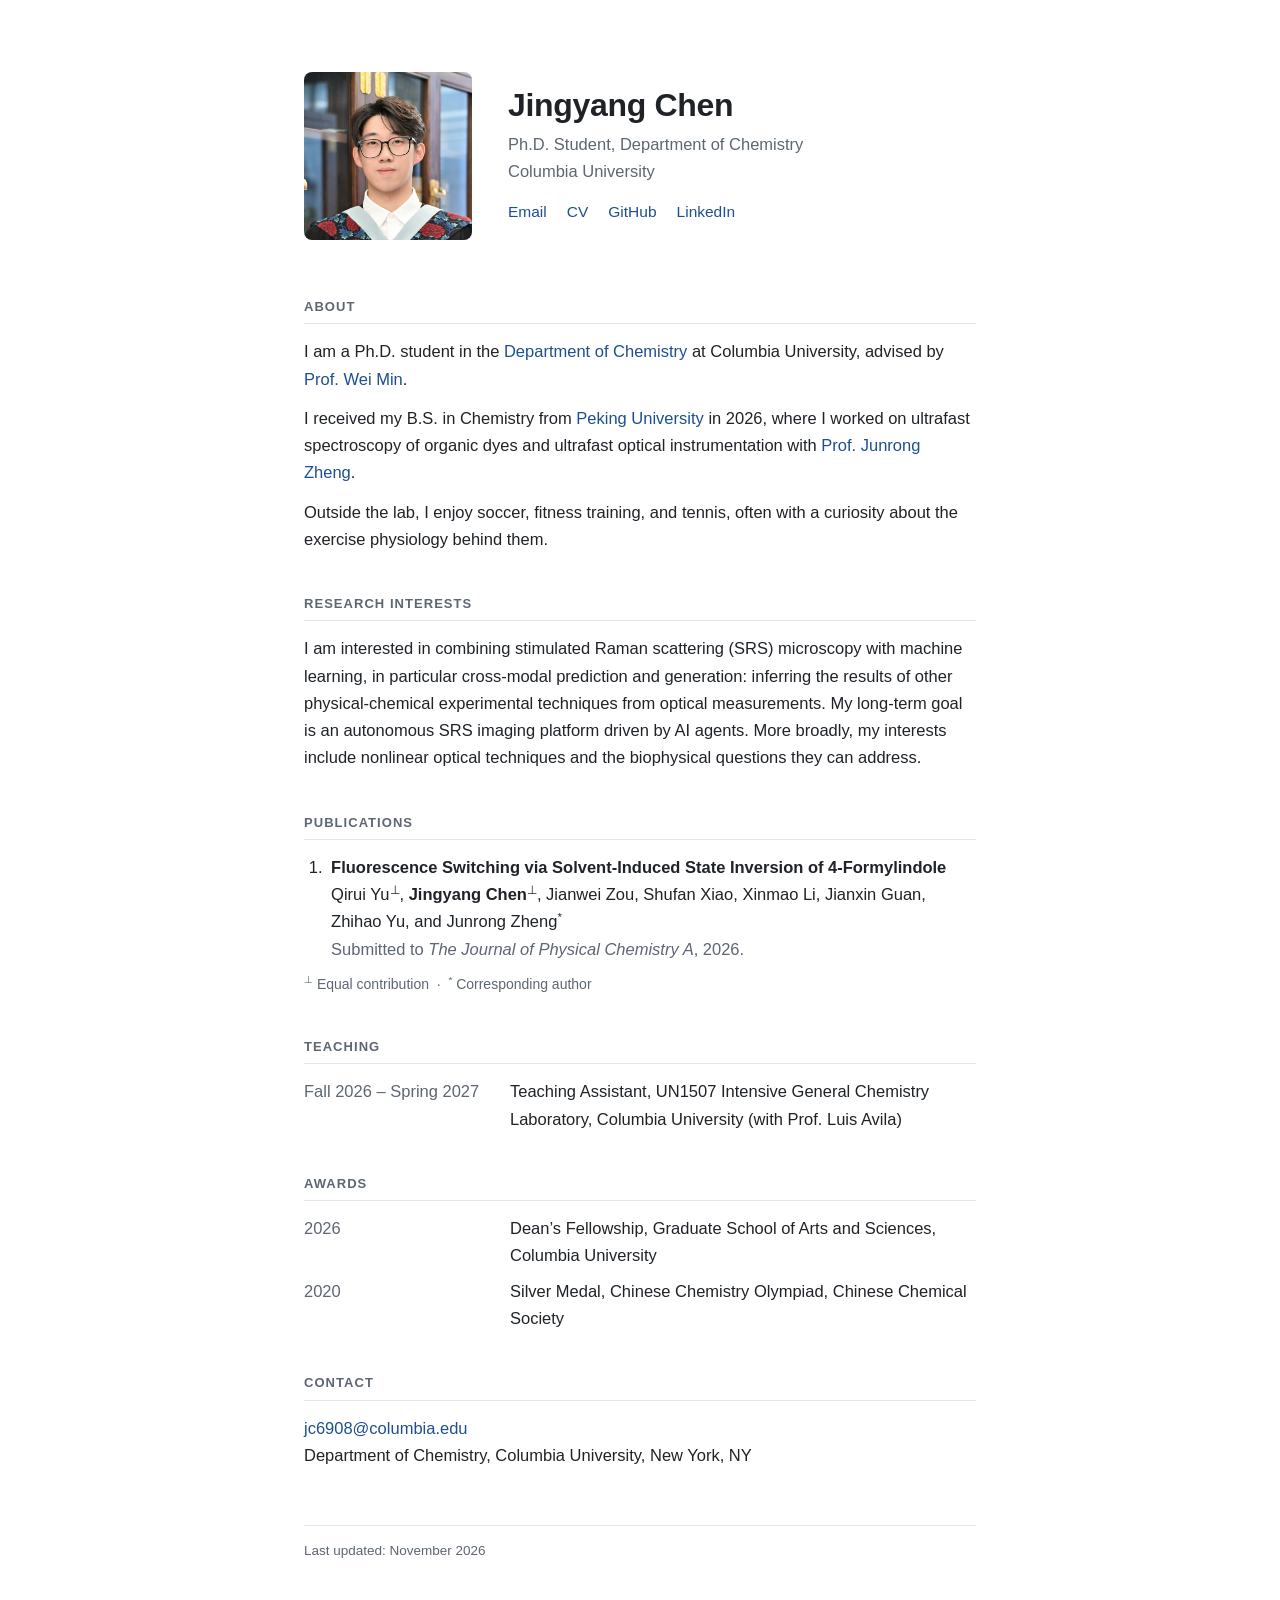
<file: index.html>
<!DOCTYPE html>
<html lang="en">
<head>
  <meta charset="utf-8">
  <meta name="viewport" content="width=device-width, initial-scale=1">
  <title>Jingyang Chen – Ph.D. Student, Columbia Chemistry</title>
  <meta name="description" content="Jingyang Chen is a Ph.D. student in the Department of Chemistry at Columbia University, working on stimulated Raman scattering microscopy and machine learning.">
  <meta name="author" content="Jingyang Chen">
  <meta property="og:type" content="website">
  <meta property="og:title" content="Jingyang Chen">
  <meta property="og:description" content="Ph.D. Student, Department of Chemistry, Columbia University">
  <meta property="og:image" content="https://jingyang2021.github.io/images/profile.jpg">
  <link rel="icon" href="data:image/svg+xml,%3Csvg xmlns='http://www.w3.org/2000/svg' viewBox='0 0 64 64'%3E%3Crect width='64' height='64' rx='12' fill='%231d4f91'/%3E%3Ctext x='32' y='42' font-family='Helvetica,Arial,sans-serif' font-size='28' font-weight='600' fill='white' text-anchor='middle'%3EJC%3C/text%3E%3C/svg%3E">
  <link rel="stylesheet" href="style.css">
</head>
<body>
  <main>

    <header class="intro">
      <img src="images/profile.jpg" alt="Portrait of Jingyang Chen" width="168" height="168">
      <div>
        <h1>Jingyang Chen</h1>
        <p class="role">Ph.D. Student, Department of Chemistry<br>Columbia University</p>
        <nav class="links" aria-label="Contact and profiles">
          <a href="mailto:jc6908@columbia.edu">Email</a>
          <a href="Jingyang_Chen_CV.pdf">CV</a>
          <a href="https://github.com/jingyang2021">GitHub</a>
          <a href="https://www.linkedin.com/in/jingyang-chen-965132405/">LinkedIn</a>
        </nav>
      </div>
    </header>

    <section id="about">
      <h2>About</h2>
      <p>I am a Ph.D. student in the <a href="https://www.chem.columbia.edu/">Department of Chemistry</a> at Columbia University, advised by <a href="https://www.chem.columbia.edu/content/wei-min">Prof. Wei Min</a>.</p>
      <p>I received my B.S. in Chemistry from <a href="https://english.pku.edu.cn/">Peking University</a> in 2026, where I worked on ultrafast spectroscopy of organic dyes and ultrafast optical instrumentation with <a href="https://www.chem.pku.edu.cn/zhenggroup/">Prof. Junrong Zheng</a>.</p>
      <p>Outside the lab, I enjoy soccer, fitness training, and tennis, often with a curiosity about the exercise physiology behind them.</p>
    </section>

    <section id="research">
      <h2>Research Interests</h2>
      <p>I am interested in combining stimulated Raman scattering (SRS) microscopy with machine learning, in particular cross-modal prediction and generation: inferring the results of other physical-chemical experimental techniques from optical measurements. My long-term goal is an autonomous SRS imaging platform driven by AI agents. More broadly, my interests include nonlinear optical techniques and the biophysical questions they can address.</p>
    </section>

    <section id="publications">
      <h2>Publications</h2>
      <ol class="pubs">
        <li>
          <span class="pub-title">Fluorescence Switching via Solvent-Induced State Inversion of 4-Formylindole</span><br>
          Qirui Yu<sup>⊥</sup>, <strong>Jingyang Chen</strong><sup>⊥</sup>, Jianwei Zou, Shufan Xiao, Xinmao Li, Jianxin Guan, Zhihao Yu, and Junrong Zheng<sup>*</sup><br>
          <span class="venue">Submitted to <em>The Journal of Physical Chemistry A</em>, 2026.</span>
        </li>
      </ol>
      <p class="note"><sup>⊥</sup> Equal contribution &nbsp;·&nbsp; <sup>*</sup> Corresponding author</p>
    </section>

    <section id="teaching">
      <h2>Teaching</h2>
      <ul class="entries">
        <li>
          <span class="when">Fall 2026 – Spring 2027</span>
          <span class="what">Teaching Assistant, UN1507 Intensive General Chemistry Laboratory, Columbia University (with Prof. Luis Avila)</span>
        </li>
      </ul>
    </section>

    <section id="awards">
      <h2>Awards</h2>
      <ul class="entries">
        <li>
          <span class="when">2026</span>
          <span class="what">Dean’s Fellowship, Graduate School of Arts and Sciences, Columbia University</span>
        </li>
        <li>
          <span class="when">2020</span>
          <span class="what">Silver Medal, Chinese Chemistry Olympiad, Chinese Chemical Society</span>
        </li>
      </ul>
    </section>

    <section id="contact">
      <h2>Contact</h2>
      <p><a href="mailto:jc6908@columbia.edu">jc6908@columbia.edu</a><br>
      Department of Chemistry, Columbia University, New York, NY</p>
    </section>

    <footer>
      Last updated: November 2026
    </footer>

  </main>
</body>
</html>
</file>
<file: style.css>
/* Personal homepage of Jingyang Chen. Plain CSS, no dependencies. */

:root {
  --text: #1f2328;
  --muted: #5d6673;
  --rule: #e2e5e9;
  --accent: #1d4f91;
  --measure: 720px;
}

* { box-sizing: border-box; }

html { -webkit-text-size-adjust: 100%; }

body {
  margin: 0;
  color: var(--text);
  background: #fff;
  font-family: -apple-system, BlinkMacSystemFont, "Segoe UI", "Helvetica Neue", Helvetica, Arial, sans-serif;
  font-size: 16.5px;
  line-height: 1.65;
}

main {
  max-width: var(--measure);
  margin: 0 auto;
  padding: 72px 24px 48px;
}

a {
  color: var(--accent);
  text-decoration: none;
  border-bottom: 1px solid transparent;
}
a:hover, a:focus-visible { border-bottom-color: currentColor; }

/* Header */
.intro {
  display: flex;
  align-items: center;
  gap: 36px;
  margin-bottom: 56px;
}
.intro img {
  flex: none;
  width: 168px;
  height: 168px;
  border-radius: 8px;
  object-fit: cover;
}
h1 {
  margin: 0 0 6px;
  font-size: 32px;
  font-weight: 600;
  letter-spacing: -0.01em;
  line-height: 1.2;
}
.role {
  margin: 0 0 14px;
  color: var(--muted);
}
.links {
  display: flex;
  flex-wrap: wrap;
  gap: 4px 20px;
  font-size: 15.5px;
}

/* Sections */
section { margin-bottom: 40px; }
h2 {
  margin: 0 0 14px;
  padding-bottom: 6px;
  border-bottom: 1px solid var(--rule);
  font-size: 13px;
  font-weight: 600;
  letter-spacing: 0.08em;
  text-transform: uppercase;
  color: var(--muted);
}
p { margin: 0 0 12px; }

/* Publications */
.pubs {
  margin: 0;
  padding-left: 1.4em;
}
.pubs li { padding-left: 4px; }
.pub-title { font-weight: 600; }
.venue { color: var(--muted); }
.note {
  margin-top: 10px;
  font-size: 14px;
  color: var(--muted);
}
sup { font-size: 0.7em; line-height: 0; }

/* Dated entries (teaching, awards) */
.entries {
  list-style: none;
  margin: 0;
  padding: 0;
}
.entries li {
  display: grid;
  grid-template-columns: 190px 1fr;
  gap: 16px;
  margin-bottom: 8px;
}
.when {
  color: var(--muted);
  font-variant-numeric: tabular-nums;
}

footer {
  margin-top: 56px;
  padding-top: 14px;
  border-top: 1px solid var(--rule);
  font-size: 13.5px;
  color: var(--muted);
}

/* Small screens */
@media (max-width: 600px) {
  main { padding-top: 40px; }
  .intro {
    flex-direction: column;
    align-items: flex-start;
    gap: 20px;
    margin-bottom: 40px;
  }
  .intro img { width: 128px; height: 128px; }
  h1 { font-size: 28px; }
  .entries li {
    grid-template-columns: 1fr;
    gap: 0;
    margin-bottom: 12px;
  }
}
</file>
